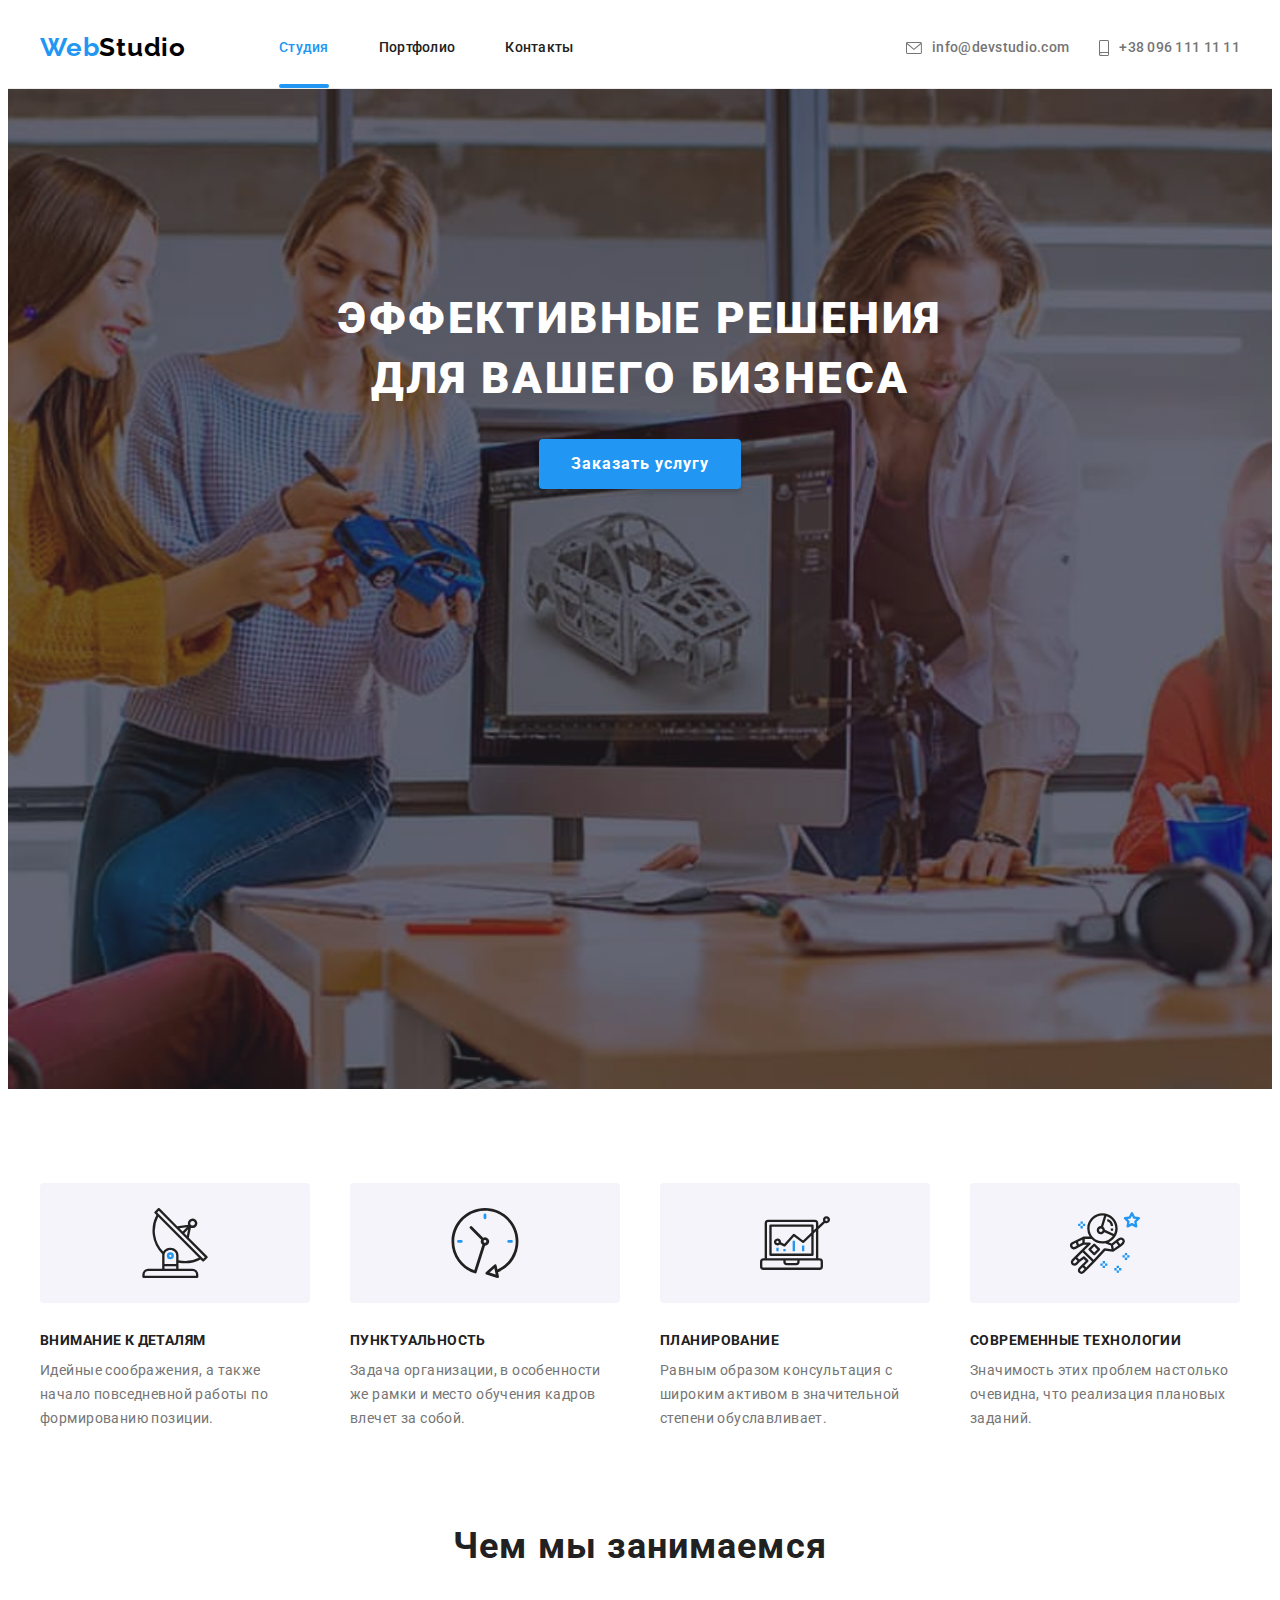
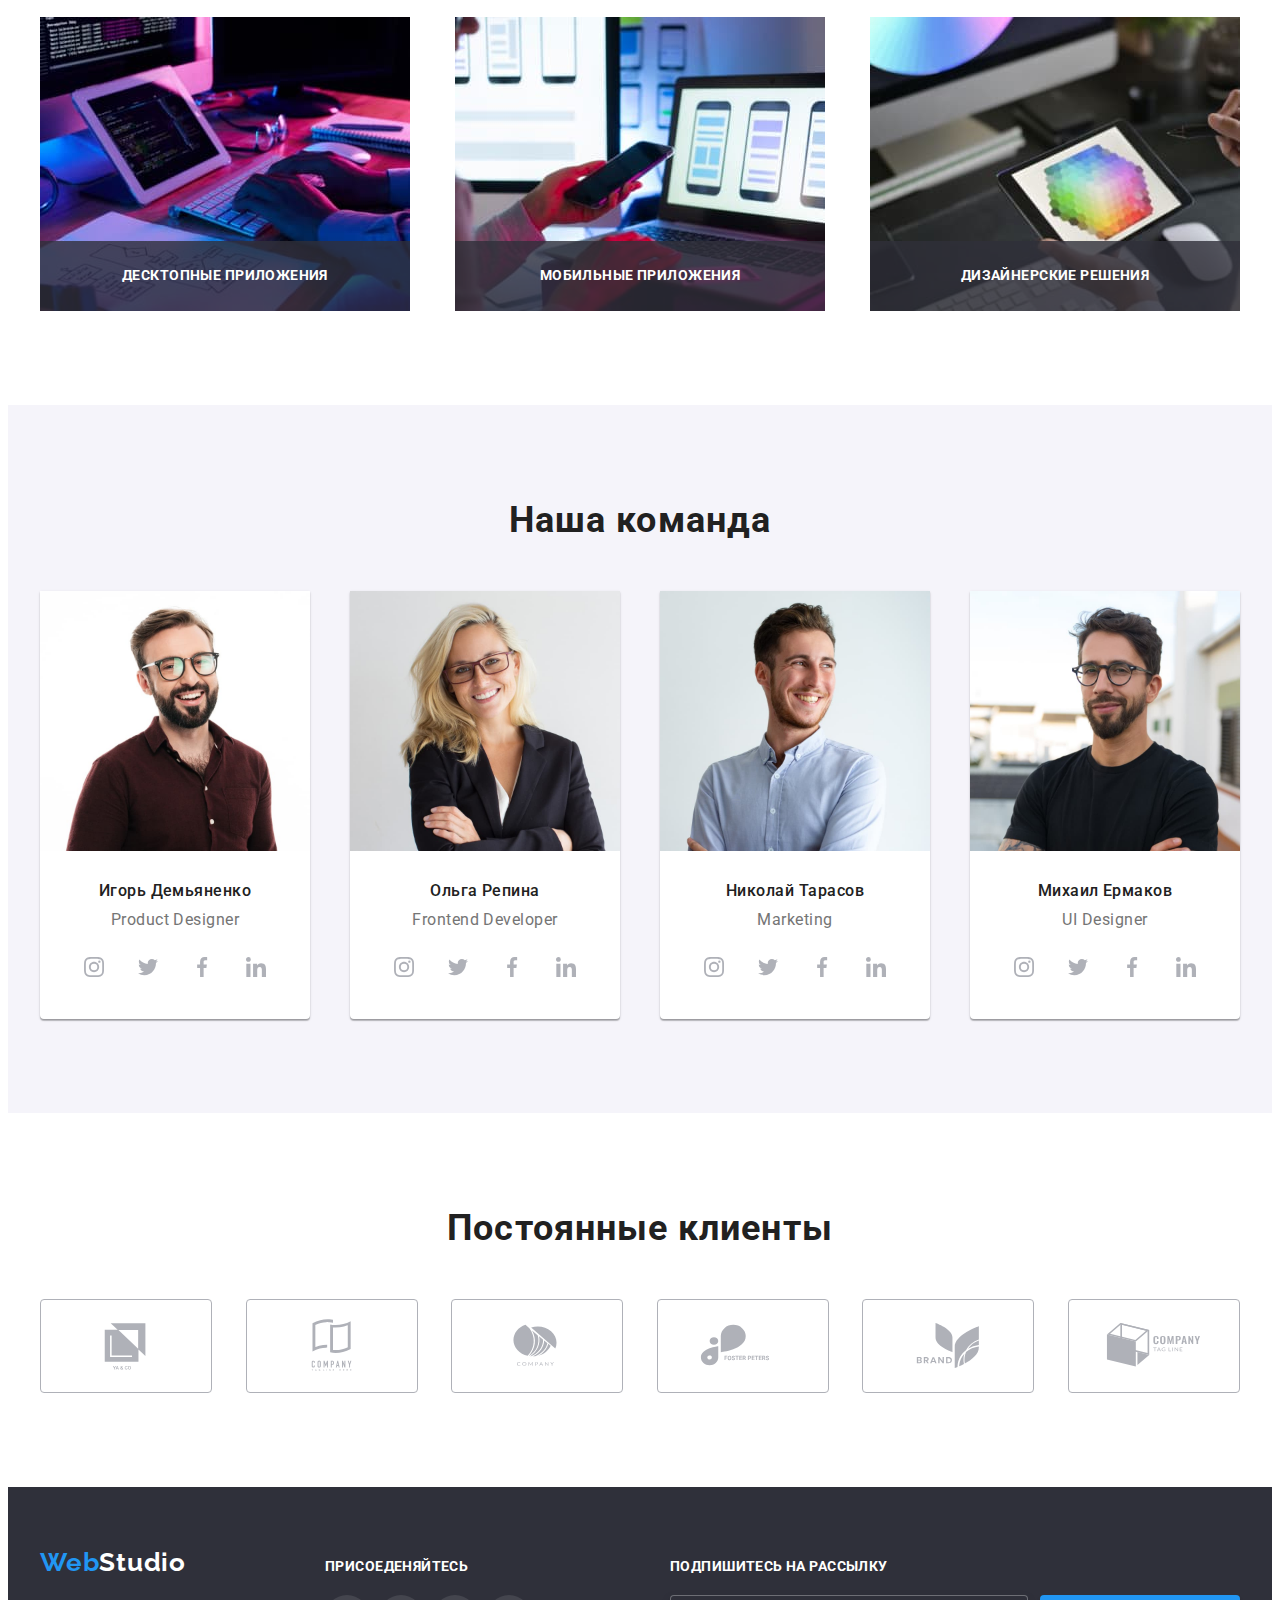
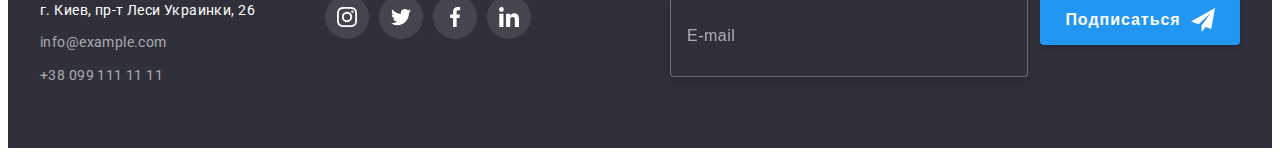
<file: index.html>
<!DOCTYPE html>
<html lang="ru">

<head>
    <meta charset="UTF-8">
    <meta http-equiv="X-UA-Compatible" content="IE=edge">
    <meta name="viewport" content="width=device-width, initial-scale=1.0">
    <title>WebStudio</title>
    <link rel="preconnect" href="https://fonts.googleapis.com">
    <link rel="preconnect" href="https://fonts.gstatic.com" crossorigin>
    <link
        href="https://fonts.googleapis.com/css2?family=Raleway:wght@700&family=Roboto:wght@400;500;700;900&display=swap"
        rel="stylesheet">
    <link rel="stylesheet" href="https://cdnjs.cloudflare.com/ajax/libs/modern-normalize/1.1.0/modern-normalize.min.css"
        integrity="sha512-wpPYUAdjBVSE4KJnH1VR1HeZfpl1ub8YT/NKx4PuQ5NmX2tKuGu6U/JRp5y+Y8XG2tV+wKQpNHVUX03MfMFn9Q=="
        crossorigin="anonymous" referrerpolicy="no-referrer" />

    <link rel="stylesheet" href="styles/styles.css">

</head>

<body>
    <!-- Шапка -->
    <header class="page-header">
        <div class="container header-nav">
            <nav class="page-nav">
                <a href="./index.html" class="header-logo"><span class="logo-first-part">Web</span>Studio</a>

                <ul class="site-nav list">
                    <li class="item"><a href="./index.html" class="link current">Студия</a></li>
                    <li class="item"><a href="./portfolio.html" class="link">Портфолио</a></li>
                    <li class="item"><a href="#main-footer" class="link"> Контакты</a></li>
                </ul>
            </nav>

            <ul class="header-contact list">
                <li class="item">
                    <a href="mailto:info@devstudio.com" class="link mail">
                        <div class="thumb">
                            <svg class="icon" width="16" height="12">
                                <use href="./images/sprite.svg#icon-mail"></use>
                            </svg>
                        </div>
                        info@devstudio.com
                    </a>
                </li>
                <li class=" item">
                    <a href="tel:+380961111111" class="link tel">
                        <div class="thumb">
                            <svg class="icon" width="10" height="16">
                                <use href="./images/sprite.svg#icon-smartphone"></use>
                            </svg>
                        </div>
                        +38 096 111 11 11

                    </a>
                </li>
            </ul>

        </div>
    </header>

    <!-- Тело страницы -->
    <main>
        <!-- Баннер -->
        <section class=" banner">
            <div class="container">
                <h1 class="banner-title">ЭФФЕКТИВНЫЕ РЕШЕНИЯ ДЛЯ ВАШЕГО БИЗНЕСА</h1>
                <button type="button" class="banner-btn" data-modal-open>Заказать услугу</button>
            </div>
        </section>

        <!-- Особенности -->
        <section class="section peculiarities">
            <div class="container">
                <!-- Скрытый заголовок -->
                <h2 class="section-title visually-hidden">ОСОБЕННОСТИ</h2>
                <ul class="peculiarities-list list">
                    <li class="item">
                        <div class="thumb">
                            <svg class="icon" width="70" height="70">
                                <use href="./images/sprite.svg#icon-peculiarities-antenna">
                                </use>
                            </svg>
                        </div>
                        <h3 class="title">Внимание к деталям</h3>
                        <p class="text">Идейные соображения, а также начало повседневной
                            работы по
                            формированию позиции.</p>
                    </li>
                    <li class="item">
                        <div class="thumb">
                            <svg class="icon" width="70" height="70">
                                <use href="./images/sprite.svg#icon-peculiarities-clock">
                                </use>
                            </svg>
                        </div>
                        <h3 class="title">ПУНКТУАЛЬНОСТЬ</h3>
                        <p class="text">Задача организации, в особенности же рамки и место
                            обучения
                            кадров влечет за собой.</p>
                    </li>
                    <li class="item">
                        <div class="thumb">
                            <svg class="icon" width="70" height="70">
                                <use href="./images/sprite.svg#icon-peculiarities-diagram">
                                </use>
                            </svg>
                        </div>
                        <h3 class="title">ПЛАНИРОВАНИЕ</h3>
                        <p class="text">Равным образом консультация с широким активом в
                            значительной
                            степени обуславливает.</p>
                    </li>
                    <li class="item">
                        <div class="thumb">
                            <svg class="icon" width="70" height="70">
                                <use href="./images/sprite.svg#icon-peculiarities-astronaut">
                                </use>
                            </svg>
                        </div>
                        <h3 class="title">СОВРЕМЕННЫЕ ТЕХНОЛОГИИ</h3>
                        <p class="text">Значимость этих проблем настолько очевидна, что
                            реализация
                            плановых заданий.</p>
                    </li>

                </ul>
            </div>
        </section>

        <!-- Чем мы занимаемся -->
        <section class="section work">
            <div class="container">
                <h2 class="section-title">Чем мы занимаемся</h2>
                <ul class="work-list list">

                    <li class="item">
                        <img src="./images/box1.jpg" alt="Написание веб сайтов" width="370" height="294">
                        <div class="title">
                            <p class="title-text">ДЕСКТОПНЫЕ ПРИЛОЖЕНИЯ</p>
                        </div>
                    </li>

                    <li class="item">
                        <img src="./images/box2.jpg" alt="Написание прложений" width="370" height="294">
                        <div class="title">
                            <p class="title-text">МОБИЛЬНЫЕ ПРИЛОЖЕНИЯ</p>
                        </div>
                    </li>

                    <li class="item">
                        <img src="./images/box3.jpg" alt="Дизайн" width="370" height="294">
                        <div class="title">
                            <p class="title-text">ДИЗАЙНЕРСКИЕ РЕШЕНИЯ</p>
                        </div>
                    </li>

                </ul>
            </div>
        </section>

        <!-- Наша команда -->
        <section class=" section team">
            <div class="container">
                <h2 class="section-title">Наша команда</h2>
                <ul class="team-list list">
                    <li class="item">
                        <img src="./images/person1.jpg" class="img" alt="Сотрудник" width="270" height="260">
                        <h3 class="title">Игорь Демьяненко</h3>
                        <p class="text" lang="en">Product Designer</p>
                        <div class="team-social">
                            <ul class="team-social-links list">
                                <li class="item">
                                    <a href="https://www.instagram.com/" target="_blank" class="link">
                                        <div class="thumb">
                                            <svg class="icon" width="20" height="20">
                                                <use href="./images/sprite.svg#icon-social-logo-instagram">
                                                </use>
                                            </svg>
                                        </div>
                                    </a>
                                </li>
                                <li class="item">
                                    <a href="https://twitter.com/" target="_blank" class="link">
                                        <div class="thumb">
                                            <svg class="icon" width="20" height="20">
                                                <use href="./images/sprite.svg#icon-social-logo-twitter">
                                                </use>
                                            </svg>
                                        </div>
                                    </a>
                                </li>
                                <li class="item">
                                    <a href="https://www.facebook.com/" target="_blank" class="link">
                                        <div class="thumb">
                                            <svg class="icon" width="20" height="20">
                                                <use href="./images/sprite.svg#icon-social-logo-facebook">
                                                </use>
                                            </svg>
                                        </div>
                                    </a>
                                </li>
                                <li class="item">
                                    <a href="https://www.linkedin.com/" target="_blank" class="link">
                                        <div class="thumb">
                                            <svg class="icon" width="20" height="20">
                                                <use href="./images/sprite.svg#icon-social-logo-linkedin">
                                                </use>
                                            </svg>
                                        </div>
                                    </a>
                                </li>

                            </ul>
                        </div>
                    </li>
                    <li class="item">
                        <img src="./images/person2.jpg" class="img" alt="Сотрудник" width="270" height="260">
                        <h3 class="title">Ольга Репина</h3>
                        <p class="text" lang="en">Frontend Developer</p>
                        <div class="team-social">
                            <ul class="team-social-links list">
                                <li class="item">
                                    <a href="https://www.instagram.com/" target="_blank" class="link">
                                        <div class="thumb">
                                            <svg class="icon" width="20" height="20">
                                                <use href="./images/sprite.svg#icon-social-logo-instagram">
                                                </use>
                                            </svg>
                                        </div>
                                    </a>
                                </li>
                                <li class="item">
                                    <a href="https://twitter.com/" target="_blank" class="link">
                                        <div class="thumb">
                                            <svg class="icon" width="20" height="20">
                                                <use href="./images/sprite.svg#icon-social-logo-twitter">
                                                </use>
                                            </svg>
                                        </div>
                                    </a>
                                </li>
                                <li class="item">
                                    <a href="https://www.facebook.com/" target="_blank" class="link">
                                        <div class="thumb">
                                            <svg class="icon" width="20" height="20">
                                                <use href="./images/sprite.svg#icon-social-logo-facebook">
                                                </use>
                                            </svg>
                                        </div>
                                    </a>
                                </li>
                                <li class="item">
                                    <a href="https://www.linkedin.com/" target="_blank" class="link">
                                        <div class="thumb">
                                            <svg class="icon" width="20" height="20">
                                                <use href="./images/sprite.svg#icon-social-logo-linkedin">
                                                </use>
                                            </svg>
                                        </div>
                                    </a>
                                </li>

                            </ul>
                        </div>
                    </li>
                    <li class="item">
                        <img src="./images/person3.jpg" class="img" alt="Сотрудник" width="270" height="260">
                        <h3 class="title">Николай Тарасов</h3>
                        <p class="text" lang="en">Marketing</p>
                        <div class="team-social">
                            <ul class="team-social-links list">
                                <li class="item">
                                    <a href="https://www.instagram.com/" target="_blank" class="link">
                                        <div class="thumb">
                                            <svg class="icon" width="20" height="20">
                                                <use href="./images/sprite.svg#icon-social-logo-instagram">
                                                </use>
                                            </svg>
                                        </div>
                                    </a>
                                </li>
                                <li class="item">
                                    <a href="https://twitter.com/" target="_blank" class="link">
                                        <div class="thumb">
                                            <svg class="icon" width="20" height="20">
                                                <use href="./images/sprite.svg#icon-social-logo-twitter">
                                                </use>
                                            </svg>
                                        </div>
                                    </a>
                                </li>
                                <li class="item">
                                    <a href="https://www.facebook.com/" target="_blank" class="link">
                                        <div class="thumb">
                                            <svg class="icon" width="20" height="20">
                                                <use href="./images/sprite.svg#icon-social-logo-facebook">
                                                </use>
                                            </svg>
                                        </div>
                                    </a>
                                </li>
                                <li class="item">
                                    <a href="https://www.linkedin.com/" target="_blank" class="link">
                                        <div class="thumb">
                                            <svg class="icon" width="20" height="20">
                                                <use href="./images/sprite.svg#icon-social-logo-linkedin">
                                                </use>
                                            </svg>
                                        </div>
                                    </a>
                                </li>

                            </ul>
                        </div>
                    </li>
                    <li class="item">
                        <img src="./images/person4.jpg" class="img" alt="Сотрудник" width="270" height="260">
                        <h3 class="title">Михаил Ермаков</h3>
                        <p class="text" lang="en">UI Designer</p>
                        <div class="team-social">
                            <ul class="team-social-links list">
                                <li class="item">
                                    <a href="https://www.instagram.com/" target="_blank" class="link">
                                        <div class="thumb">
                                            <svg class="icon" width="20" height="20">
                                                <use href="./images/sprite.svg#icon-social-logo-instagram">
                                                </use>
                                            </svg>
                                        </div>
                                    </a>
                                </li>
                                <li class="item">
                                    <a href="https://twitter.com/" target="_blank" class="link">
                                        <div class="thumb">
                                            <svg class="icon" width="20" height="20">
                                                <use href="./images/sprite.svg#icon-social-logo-twitter">
                                                </use>
                                            </svg>
                                        </div>
                                    </a>
                                </li>
                                <li class="item">
                                    <a href="https://www.facebook.com/" target="_blank" class="link">
                                        <div class="thumb">
                                            <svg class="icon" width="20" height="20">
                                                <use href="./images/sprite.svg#icon-social-logo-facebook">
                                                </use>
                                            </svg>
                                        </div>
                                    </a>
                                </li>
                                <li class="item">
                                    <a href="https://www.linkedin.com/" target="_blank" class="link">
                                        <div class="thumb">
                                            <svg class="icon" width="20" height="20">
                                                <use href="./images/sprite.svg#icon-social-logo-linkedin">
                                                </use>
                                            </svg>
                                        </div>
                                    </a>
                                </li>

                            </ul>
                        </div>
                    </li>
                </ul>
            </div>
        </section>

        <!-- Постоенные клиенты -->
        <section class="section client">
            <div class="container">
                <h2 class="section-title">Постоянные клиенты</h2>
                <ul class="client-list list">
                    <li class="item">
                        <div class="thumb">
                            <svg class="icon" width="106" height="60">
                                <use href="./images/sprite.svg#icon-client-logo1"></use>
                            </svg>
                        </div>
                    </li>
                    <li class="item">
                        <div class="thumb">
                            <svg class="icon" width="106" height="60">
                                <use href="./images/sprite.svg#icon-client-logo2"></use>
                            </svg>
                        </div>
                    </li>
                    <li class="item">
                        <div class="thumb">
                            <svg class="icon" width="106" height="60">
                                <use href="./images/sprite.svg#icon-client-logo3"></use>
                            </svg>
                        </div>
                    </li>
                    <li class="item">
                        <div class="thumb">
                            <svg class="icon" width="106" height="60">
                                <use href="./images/sprite.svg#icon-client-logo4"></use>
                            </svg>
                        </div>
                    </li>
                    <li class="item">
                        <div class="thumb">
                            <svg class="icon" width="106" height="60">
                                <use href="./images/sprite.svg#icon-client-logo5"></use>
                            </svg>
                        </div>
                    </li>
                    <li class="item">
                        <div class="thumb">
                            <svg class="icon" width="106" height="60">
                                <use href="./images/sprite.svg#icon-client-logo6"></use>
                            </svg>
                        </div>
                    </li>
                </ul>
            </div>
        </section>
    </main>

    <!-- Футтер -->
    <footer class="page-footer" id="main-footer">
        <div class="container footer">
            <div>
                <a href="./index.html" class="footer-logo"><span class="logo-first-part">Web</span>Studio</a>

                <address>
                    <ul class="footer-contact list">
                        <li>
                            <p class="footer-adress">г. Киев, пр-т Леси Украинки, 26</p>
                        </li>
                        <li><a href="mailto:info@example.com" class="link mail">info@example.com</a></li>
                        <li><a href="tel:+380991111111" class="link tel">+38 099 111 11
                                11</a></li>
                    </ul>
                </address>
            </div>
            <div class="footer-connect">
                <p class="title">ПРИСОЕДЕНЯЙТЕСЬ</p>
                <div class="connect">
                    <ul class="connect-social-links list">
                        <li class="item">
                            <a href="https://www.instagram.com/" target="_blank" class="link">
                                <div class="thumb">
                                    <svg class="icon" width="20" height="20">
                                        <use href="./images/sprite.svg#icon-social-logo-instagram">
                                        </use>
                                    </svg>
                                </div>
                            </a>
                        </li>
                        <li class="item">
                            <a href="https://twitter.com/" target="_blank" class="link">
                                <div class="thumb">
                                    <svg class="icon" width="20" height="20">
                                        <use href="./images/sprite.svg#icon-social-logo-twitter">
                                        </use>
                                    </svg>
                                </div>
                            </a>
                        </li>
                        <li class="item">
                            <a href="https://www.facebook.com/" target="_blank" class="link">
                                <div class="thumb">
                                    <svg class="icon" width="20" height="20">
                                        <use href="./images/sprite.svg#icon-social-logo-facebook">
                                        </use>
                                    </svg>
                                </div>
                            </a>
                        </li>
                        <li class="item">
                            <a href="https://www.linkedin.com/" target="_blank" class="link">
                                <div class="thumb">
                                    <svg class="icon" width="20" height="20">
                                        <use href="./images/sprite.svg#icon-social-logo-linkedin">
                                        </use>
                                    </svg>
                                </div>
                            </a>
                        </li>


                    </ul>
                </div>

            </div>
            <div class="footer-subscribe">
                <p class="title">Подпишитесь на рассылку</p>
                <form class="mail-block">
                    <input type="email" name="mail" placeholder="E-mail" class="mail-input">
                    <button type="submit" class="btn">
                        Подписаться
                        <svg class="icon" width="24px" height="24px">
                            <use href="./images/icon.svg#icon-icon-send"></use>
                        </svg>
                    </button>
                </form>

            </div>
        </div>

    </footer>

    <!-- модальное окно "заказать услугу" -->
    <div class="backdrop is-hidden" data-modal>
        <div class="modal">
            <button type="button" class="close-btn" data-modal-close>
                <svg class="icon" width="18px" height="18px">
                    <use href="./images/icon.svg#icon-close-modal"></use>
                </svg>
            </button>

            <p class="modal-title">Оставьте свои данные, мы вам перезвоним</p>

            <form class="modal-form">

                <div class="form-field">
                    <label for="name" class="label">Имя</label>
                    <div class="thumb">
                        <input type="text" name="name" id="name" autocomplete="off" class="input">
                        <svg class="icon" width="18px" height="18px">
                            <use href="./images/icon.svg#icon-person"></use>
                        </svg>
                    </div>
                </div>

                <div class="form-field">
                    <label for="tel" class="label">Телефон</label>
                    <div class="thumb">
                        <input type="tel" name="tel" id="tel" autocomplete="off" class="input">
                        <svg class="icon" width="18px" height="18px">
                            <use href="./images/icon.svg#icon-phone"></use>
                        </svg>
                    </div>
                </div>

                <div class="form-field">
                    <label for="mail" class="label">Почта</label>
                    <div class="thumb">
                        <input type="email" name="mail" id="mail" autocomplete="off" class="input">
                        <svg class="icon" width="18px" height="18px">
                            <use href="./images/icon.svg#icon-email"></use>
                        </svg>
                    </div>
                </div>

                <div class="form-field">

                    <label for="comment" class="label">Комментарий</label>
                    <textarea name="comment" id="comment" class="comment input" placeholder="Введите текст"></textarea>

                </div>



                <div class="newsletter">
                    <label class="label">
                        <input type="checkbox" name="newsletter" id="newsletter" class="checkbox">
                        <span class="icon"></span>
                        Соглашаюсь с рассылкой и принимаю&nbsp;<a href="#" class="link">Условия договора</a>
                    </label>

                </div>

                <button type="submit" class="submit-btn">Отправить</button>

            </form>
        </div>

    </div>

    <script src="./js/modal.js"></script>
</body>

</html>
</file>
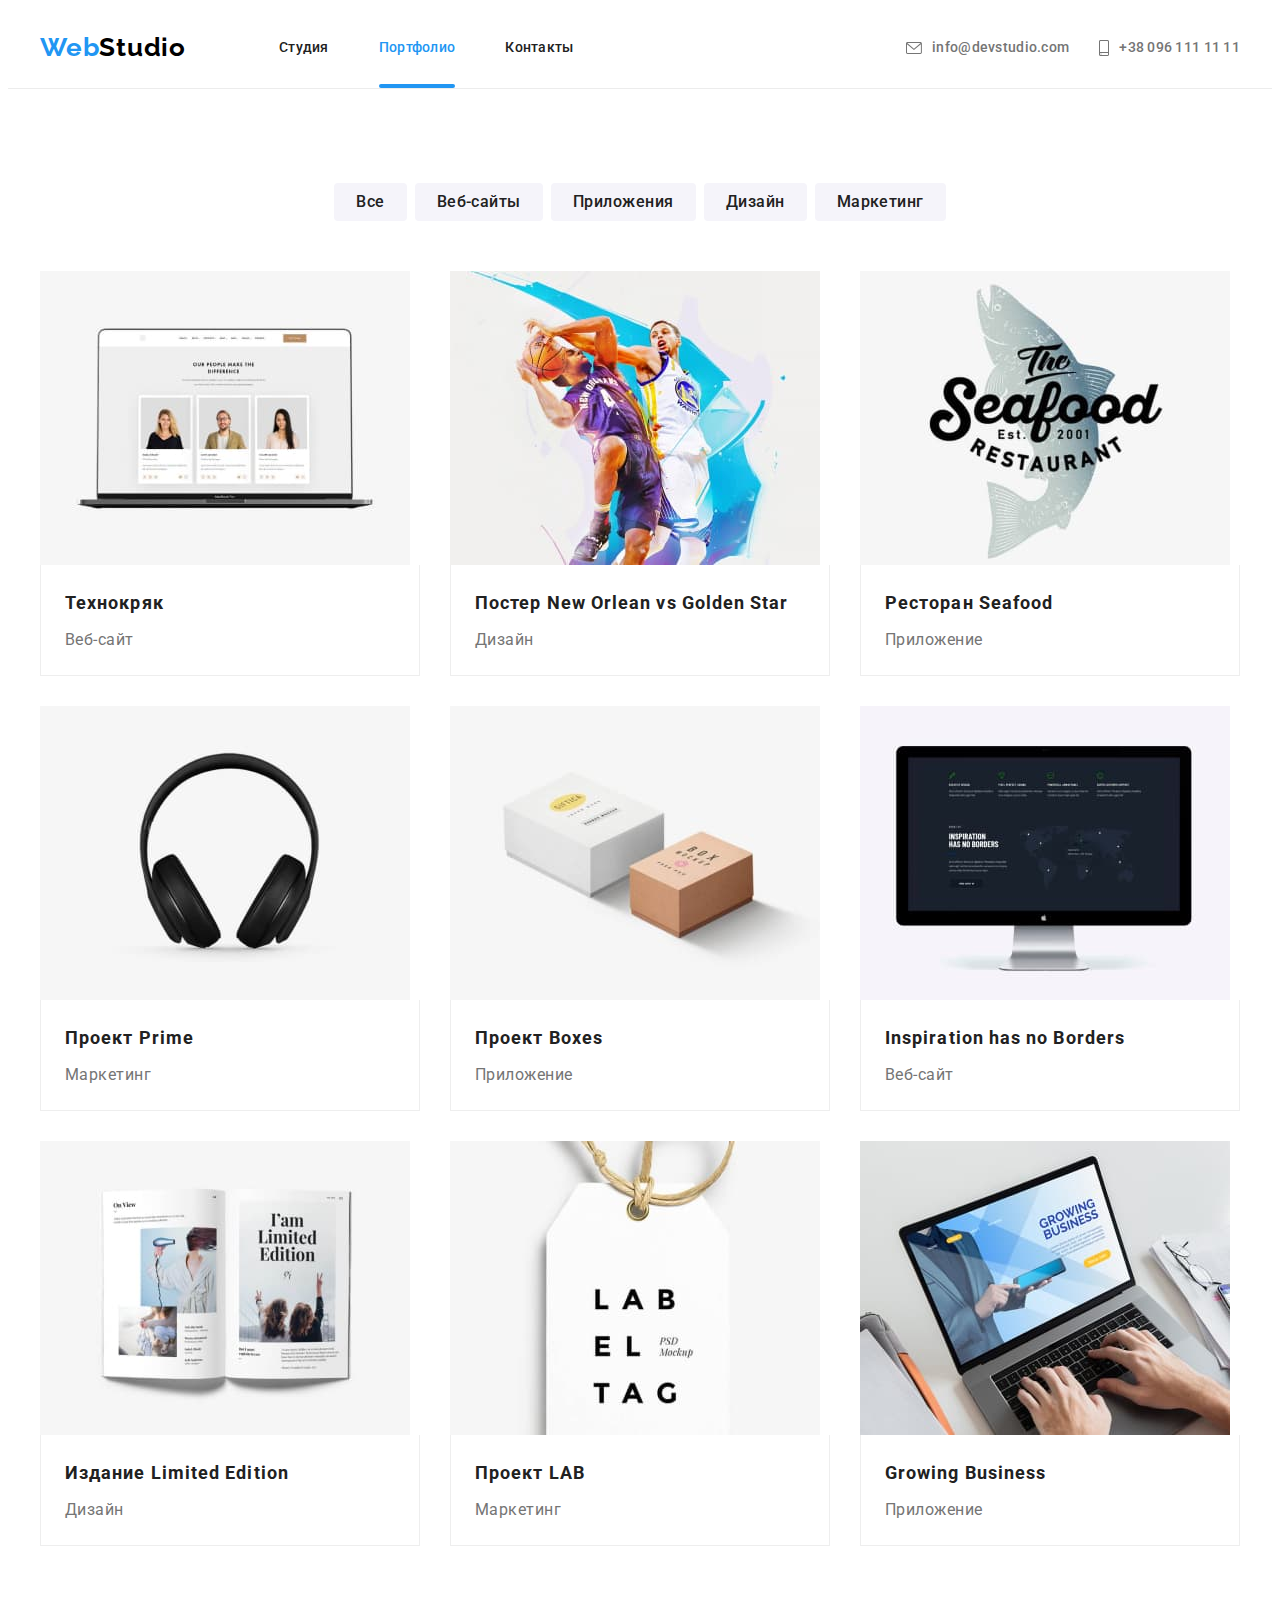
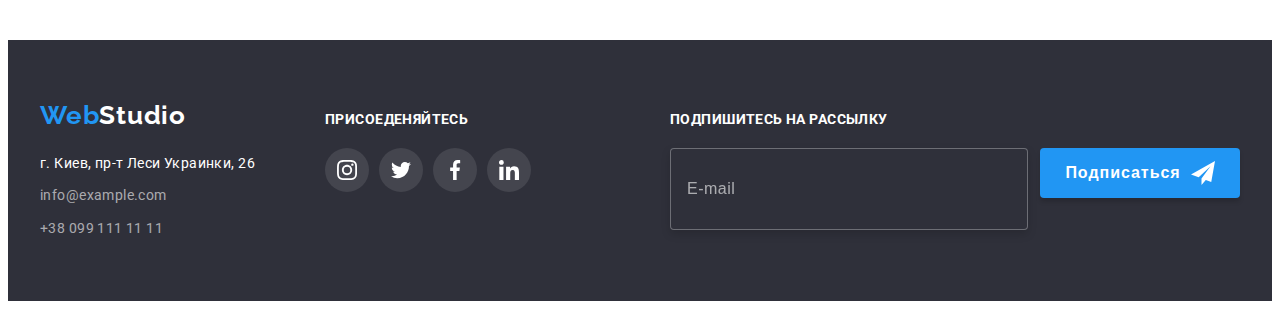
<file: portfolio.html>
<!DOCTYPE html>
<html lang="ru">

<head>
    <meta charset="UTF-8">
    <meta http-equiv="X-UA-Compatible" content="IE=edge">
    <meta name="viewport" content="width=device-width, initial-scale=1.0">
    <title>WebStudio</title>
    <link rel="preconnect" href="https://fonts.googleapis.com">
    <link rel="preconnect" href="https://fonts.gstatic.com" crossorigin>
    <link
        href="https://fonts.googleapis.com/css2?family=Raleway:wght@700&family=Roboto:wght@400;500;700;900&display=swap"
        rel="stylesheet">
    <link rel="stylesheet" href="https://cdnjs.cloudflare.com/ajax/libs/modern-normalize/1.1.0/modern-normalize.min.css"
        integrity="sha512-wpPYUAdjBVSE4KJnH1VR1HeZfpl1ub8YT/NKx4PuQ5NmX2tKuGu6U/JRp5y+Y8XG2tV+wKQpNHVUX03MfMFn9Q=="
        crossorigin="anonymous" referrerpolicy="no-referrer" />

    <link rel="stylesheet" href="styles/styles.css">
</head>

<body>
    <!-- Шапка -->
    <header class="page-header">
        <div class="container header-nav">
            <nav class="page-nav">
                <a href="./index.html" class="header-logo"><span class="logo-first-part">Web</span>Studio</a>

                <ul class="site-nav list">
                    <li class="item"><a href="./index.html" class="link">Студия</a></li>
                    <li class="item"><a href="./portfolio.html" class="link current">Портфолио</a></li>
                    <li class="item"><a href="#portfolio-footer" class="link"> Контакты</a></li>
                </ul>
            </nav>

            <ul class="header-contact list">
                <li class="item">
                    <a href="mailto:info@devstudio.com" class="link mail">
                        <div class="thumb">
                            <svg class="icon" width="16" height="12">
                                <use href="./images/sprite.svg#icon-mail"></use>
                            </svg>
                        </div>
                        info@devstudio.com
                    </a>
                </li>
                <li class=" item">
                    <a href="tel:+380961111111" class="link tel">
                        <div class="thumb">
                            <svg class="icon" width="10" height="16">
                                <use href="./images/sprite.svg#icon-smartphone"></use>
                            </svg>
                        </div>
                        +38 096 111 11 11

                    </a>
                </li>
            </ul>
        </div>
    </header>

    <!-- Тело страницы -->
    <main>
        <section class="portfolio">
            <div class="container">
                <!-- Скрытый заголовок -->
                <h1 class="visually-hidden">Портофолио</h1>
                <ul class="portfolio-filter list">
                    <li class="item"><button type="button" class="btn">Все</button></li>
                    <li class="item"><button type="button" class="btn">Веб-сайты</button></li>
                    <li class="item"><button type="button" class="btn">Приложения</button></li>
                    <li class="item"><button type="button" class="btn">Дизайн</button></li>
                    <li class="item"><button type="button" class="btn">Маркетинг</button></li>
                </ul>

                <div>
                    <ul class="portfolio-project list">
                        <li class="item">
                            <a href="" class="link">
                                <div class="card-img">
                                    <img src="./images/portfolio-img/portfolio-project-1.jpg" class="img"
                                        alt="Ноутбук с изображением веб-сайта" width="370" height="294">
                                    <div class="hover-thumb">
                                        <p class="hover-text">Ресурс предлагает комплексные предложения с
                                            разным уровнем функционала и сервисов. Все это позволит посетителю получить
                                            исчерпывающие сведения о компании или частном лице.</p>
                                    </div>
                                </div>
                                <div class="img-sign">
                                    <h2 class="title">Технокряк</h2>
                                    <p class="text">Веб-сайт</p>
                                </div>
                            </a>
                        </li>
                        <li class="item">
                            <a href="" class="link">
                                <div class="card-img">
                                    <img src="./images/portfolio-img/portfolio-project-2.jpg" class="img"
                                        alt="Два баскетболиста" width="370" height="294">
                                    <div class="hover-thumb">
                                        <p class="hover-text">Ресурс предлагает комплексные предложения с
                                            разным уровнем функционала и сервисов. Все это позволит посетителю получить
                                            исчерпывающие сведения о компании или частном лице.</p>
                                    </div>
                                </div>
                                <div class="img-sign">
                                    <h2 class="title">Постер New Orlean vs Golden Star</h2>
                                    <p class="text">Дизайн</p>
                                </div>
                            </a>
                        </li>
                        <li class="item">
                            <a href="" class="link">
                                <div class="card-img">
                                    <img src=" ./images/portfolio-img/portfolio-project-3.jpg" class="img"
                                        alt="Рыба с логотипом компании" width="370" height="294">
                                    <div class="hover-thumb">
                                        <p class="hover-text">Ресурс предлагает комплексные предложения с
                                            разным уровнем функционала и сервисов. Все это позволит посетителю получить
                                            исчерпывающие сведения о компании или частном лице.</p>
                                    </div>
                                </div>

                                <div class="img-sign">
                                    <h2 class="title">Ресторан Seafood</h2>
                                    <p class="text">Приложение</p>
                                </div>
                            </a>
                        </li>
                        <li class="item">
                            <a href="" class="link">
                                <div class="card-img">
                                    <img src=" ./images/portfolio-img/portfolio-project-4.jpg" class="img"
                                        alt="Черные наушники" width="370" height="294">
                                    <div class="hover-thumb">
                                        <p class="hover-text">Ресурс предлагает комплексные предложения с
                                            разным уровнем функционала и сервисов. Все это позволит посетителю получить
                                            исчерпывающие сведения о компании или частном лице.</p>
                                    </div>
                                </div>

                                <div class="img-sign">
                                    <h2 class="title">Проект Prime</h2>
                                    <p class="text">Маркетинг</p>
                                </div>
                            </a>
                        </li>
                        <li class="item">
                            <a href="" class="link">
                                <div class="card-img">
                                    <img src=" ./images/portfolio-img/portfolio-project-5.jpg" class="img"
                                        alt="Две коробки" width="370" height="294">
                                    <div class="hover-thumb">
                                        <p class="hover-text">Ресурс предлагает комплексные предложения с
                                            разным уровнем функционала и сервисов. Все это позволит посетителю получить
                                            исчерпывающие сведения о компании или частном лице.</p>
                                    </div>
                                </div>

                                <div class="img-sign">
                                    <h2 class="title">Проект Boxes</h2>
                                    <p class="text">Приложение</p>
                                </div>
                            </a>
                        </li>
                        <li class="item">
                            <a href="" class="link">
                                <div class="card-img">
                                    <img src=" ./images/portfolio-img/portfolio-project-6.jpg" class="img"
                                        alt="Монитор с изображением веб-сайта" width="370" height="294">
                                    <div class="hover-thumb">
                                        <p class="hover-text">Ресурс предлагает комплексные предложения с
                                            разным уровнем функционала и сервисов. Все это позволит посетителю получить
                                            исчерпывающие сведения о компании или частном лице.</p>
                                    </div>
                                </div>


                                <div class="img-sign">
                                    <h2 class="title">Inspiration has no Borders</h2>
                                    <p class="text">Веб-сайт</p>
                                </div>
                            </a>
                        </li>
                        <li class="item">
                            <a href="" class="link">
                                <div class="card-img">
                                    <img src=" ./images/portfolio-img/portfolio-project-7.jpg" class="img"
                                        alt="Развернутая книга" width="370" height="294">
                                    <div class="hover-thumb">
                                        <p class="hover-text">Ресурс предлагает комплексные предложения с
                                            разным уровнем функционала и сервисов. Все это позволит посетителю получить
                                            исчерпывающие сведения о компании или частном лице.</p>
                                    </div>
                                </div>

                                <div class="img-sign">
                                    <h2 class="title">Издание Limited Edition</h2>
                                    <p class="text">Дизайн</p>
                                </div>
                            </a>
                        </li>
                        <li class="item">
                            <a href="" class="link">
                                <div class="card-img">
                                    <img src=" ./images/portfolio-img/portfolio-project-8.jpg" class="img"
                                        alt="Ярлычок с логотипом" width="370" height="294">
                                    <div class="hover-thumb">
                                        <p class="hover-text">Ресурс предлагает комплексные предложения с
                                            разным уровнем функционала и сервисов. Все это позволит посетителю получить
                                            исчерпывающие сведения о компании или частном лице.</p>
                                    </div>
                                </div>

                                <div class="img-sign">
                                    <h2 class="title">Проект LAB</h2>
                                    <p class="text">Маркетинг</p>
                                </div>
                            </a>
                        </li>
                        <li class="item">
                            <a href="" class="link">
                                <div class="card-img">
                                    <img src=" ./images/portfolio-img/portfolio-project-9.jpg" class="img"
                                        alt="Ноутбук с изображением телефона" width="370" height="294">
                                    <div class="hover-thumb">
                                        <p class="hover-text">Ресурс предлагает комплексные предложения с
                                            разным уровнем функционала и сервисов. Все это позволит посетителю получить
                                            исчерпывающие сведения о компании или частном лице.</p>
                                    </div>
                                </div>

                                <div class="img-sign">
                                    <h2 class="title">Growing Business</h2>
                                    <p class="text">Приложение</p>
                                </div>
                            </a>
                        </li>

                    </ul>
                </div>
            </div>
        </section>
    </main>

    <!-- Футтер -->
    <footer class="page-footer" id="portfolio-footer">
        <div class="container footer">
            <div>
                <a href="./index.html" class="footer-logo"><span class="logo-first-part">Web</span>Studio</a>

                <address>
                    <ul class="footer-contact list">
                        <li>
                            <p class="footer-adress">г. Киев, пр-т Леси Украинки, 26</p>
                        </li>
                        <li><a href="mailto:info@example.com" class="link mail">info@example.com</a></li>
                        <li><a href="tel:+380991111111" class="link tel">+38 099 111 11
                                11</a></li>
                    </ul>
                </address>
            </div>
            <div class="footer-connect">
                <p class="title">ПРИСОЕДЕНЯЙТЕСЬ</p>
                <div class="connect">
                    <ul class="connect-social-links list">
                        <li class="item">
                            <a href="https://www.instagram.com/" target="_blank" class="link">
                                <div class="thumb">
                                    <svg class="icon" width="20" height="20">
                                        <use href="./images/sprite.svg#icon-social-logo-instagram">
                                        </use>
                                    </svg>
                                </div>
                            </a>
                        </li>
                        <li class="item">
                            <a href="https://twitter.com/" target="_blank" class="link">
                                <div class="thumb">
                                    <svg class="icon" width="20" height="20">
                                        <use href="./images/sprite.svg#icon-social-logo-twitter">
                                        </use>
                                    </svg>
                                </div>
                            </a>
                        </li>
                        <li class="item">
                            <a href="https://www.facebook.com/" target="_blank" class="link">
                                <div class="thumb">
                                    <svg class="icon" width="20" height="20">
                                        <use href="./images/sprite.svg#icon-social-logo-facebook">
                                        </use>
                                    </svg>
                                </div>
                            </a>
                        </li>
                        <li class="item">
                            <a href="https://www.linkedin.com/" target="_blank" class="link">
                                <div class="thumb">
                                    <svg class="icon" width="20" height="20">
                                        <use href="./images/sprite.svg#icon-social-logo-linkedin">
                                        </use>
                                    </svg>
                                </div>
                            </a>
                        </li>


                    </ul>
                </div>

            </div>
            <div class="footer-subscribe">
                <p class="title">Подпишитесь на рассылку</p>
                <form class="mail-block">
                    <input type="email" name="mail" placeholder="E-mail" class="mail-input">
                    <button type="submit" class="btn">
                        Подписаться
                        <svg class="icon" width="24px" height="24px">
                            <use href="./images/icon.svg#icon-icon-send"></use>
                        </svg>
                    </button>
                </form>

            </div>
        </div>

    </footer>
</body>

</html>
</file>
<file: styles/styles.css>
:root {
  --text-primary-black-color: #212121;
  --text-second-black-color: #757575;
  --text-third-white-color: #ffffff;

  --focus-color: #2196f3;
  --focus-second-color: #188ce8; /* focus кнопки на баннере */

  --text-logo-black-color: #000000;
  --text-contact-footer-white-color: rgba(255, 255, 255, 0.6); /* tel и mail в футере */

  --background-primary-color: #ffffff;
  --background-second-color: #2f303a;
  --background-third-color: #f5f4fa;
  --background-connect-social-link-color: rgba(255, 255, 255, 0.1);
  --background-worklist-title-color: rgba(47, 48, 58, 0.8);
  --backround-portfolio-card-hover: rgba(33, 150, 243, 0.9);

  --gradient-banner: rgba(47, 48, 58, 0.4);

  --border-header-line: #ececec;
  --border-portfolio-card: #eeeeee;
  --border-client-color: #afb1b8;
  --border-modalclose-color: rgba(0, 0, 0, 0.1);

  --shadow-main-button: rgba(0, 0, 0, 0.15);
  --shadow-team-item-card: 0px 1px 3px rgba(0, 0, 0, 0.12), 0px 1px 1px rgba(0, 0, 0, 0.14),
    0px 2px 1px rgba(0, 0, 0, 0.2);
  --shadow-portfolio-filter: 0px 3px 1px rgba(0, 0, 0, 0.1), 0px 1px 2px rgba(0, 0, 0, 0.08),
    0px 2px 2px rgba(0, 0, 0, 0.12);
  --shadow-portfiolio-card-focus: 0px 1px 1px rgba(0, 0, 0, 0.12), 0px 4px 4px rgba(0, 0, 0, 0.06),
    1px 4px 6px rgba(0, 0, 0, 0.16);
}

/* 
font-family: 'Raleway', sans-serif;
font-family: 'Roboto', sans-serif; 
*/

.list {
  list-style: none;
  padding: 0;
  margin: 0;
}

h1,
h2,
h3,
p {
  margin-top: 0;
  margin-bottom: 0;
}
img {
  display: block;
  max-width: 100%;
  height: auto;
}

.container {
  margin-left: auto;
  margin-right: auto;
  width: 1200px;
  padding-left: 15px;
  padding-right: 15px;
}

body {
  background: var(--background-primary-color);
  color: var(--text-primary-black-color);
  font-family: 'Roboto', sans-serif;

  /* padding-top: 80px; */
}

/* header */
.page-header {
  border-bottom: 1px solid var(--border-header-line);

  /* фиксируем header */
  /* position: fixed;
  width: 100%;
  min-height: 80px;
  top: 0;
  left: 0;
  background-color: var(--background-primary-color);

  z-index: 2; */
}

.header-nav {
  display: flex;
  align-items: center;
}

.page-nav {
  display: flex;
  align-items: center;
}

/* header logo */
.header-logo {
  text-decoration: none;
  color: var(--text-logo-black-color);
  font-family: 'Raleway', sans-serif;
  font-weight: 700;
  font-size: 26px;
  line-height: 1.2;
  letter-spacing: 0.03em;

  display: inline-block;

  padding-top: 24px;
  padding-bottom: 25px;
  margin-right: 93px;
}

.logo-first-part {
  color: var(--focus-color);
}

/* header link navigation */
.site-nav {
  display: flex;
  position: relative;
}

.site-nav .item:not(:last-child) {
  margin-right: 50px;
}

.site-nav .link {
  position: relative;
  display: block;
  padding-top: 32px;
  padding-bottom: 32px;

  text-decoration: none;
  color: var(--text-primary-black-color);

  font-weight: 500;
  font-size: 14px;
  line-height: 1.14;
  letter-spacing: 0.02em;

  transition: color 250ms cubic-bezier(0.4, 0, 0.2, 1);
}

.site-nav .link.current::after {
  display: inline-block;
  position: absolute;
  content: '';
  width: 100%;
  height: 4px;

  bottom: 0;
  left: 0;
  background-color: var(--focus-color);
  border-radius: 2px;

  animation: animation 750ms linear;
}

@keyframes animation {
  10%,
  90% {
    transform: translateX(-1px);
  }

  20%,
  80% {
    transform: translateX(2px);
  }

  30%,
  50%,
  70% {
    transform: translateX(-4px);
  }

  40%,
  60% {
    transform: translateX(4px);
  }
}

.site-nav .link.current {
  color: var(--focus-color);
}

/* header contact */
.header-contact {
  display: flex;
  margin-left: auto;
}

.header-contact .item:not(:last-child) {
  margin-right: 30px;
}

.header-contact .link {
  display: flex;
  align-items: center;
  justify-content: center;

  padding-top: 32px;
  padding-bottom: 32px;

  text-decoration: none;
  color: var(--text-second-black-color);
  font-weight: 500;
  font-size: 14px;
  line-height: 1.14;
  letter-spacing: 0.02em;

  fill: var(--text-second-black-color);

  transition: color 250ms cubic-bezier(0.4, 0, 0.2, 1), fill 250ms cubic-bezier(0.4, 0, 0.2, 1);
}

.header-contact .list {
  display: flex;
}

.header-contact .thumb {
  display: flex;
  align-items: center;
  justify-content: center;
  margin-right: 10px;
}
.site-nav .link:hover,
.site-nav .link:focus,
.header-contact .link:hover,
.header-contact .link:focus {
  color: var(--focus-color);
  fill: var(--focus-color);
}

/* main */
/* main section banner */
.banner {
  max-width: 1600px;
  height: 600px;
  margin-left: auto;
  margin-right: auto;
  text-align: center;

  background-repeat: no-repeat;
  background-position: center;
  background-size: cover;
  background-image: linear-gradient(to right, var(--gradient-banner), var(--gradient-banner)),
    url('../images/banner.jpg');
  background-color: var(--background-second-color);

  padding-top: 200px;
  padding-bottom: 200px;
}

.banner-title {
  color: var(--text-third-white-color);
  font-weight: 900;
  font-size: 44px;
  line-height: 1.36;
  text-align: center;
  letter-spacing: 0.06em;
  text-transform: uppercase;

  width: 700px;
  margin: 0 auto 30px auto;
}

.banner-btn {
  display: inline-block;
  background-color: var(--focus-color);
  color: var(--text-third-white-color);
  font-family: inherit;
  font-weight: 700;
  font-size: 16px;
  line-height: 1.88;
  letter-spacing: 0.06em;

  min-width: 200px;
  padding: 10px 32px;

  border-style: inherit;
  box-shadow: 0px 4px 4px var(--shadow-main-button);
  border-radius: 4px;
  cursor: pointer;

  transition: background-color 250ms cubic-bezier(0.4, 0, 0.2, 1);
}
.banner-btn:hover,
.banner-btn:focus {
  background-color: var(--focus-second-color);
}

/* main all section name h2*/
.section-title {
  font-size: 36px;
  line-height: 1.17;
  text-align: center;
  letter-spacing: 0.03em;

  margin-bottom: 50px;
}

/* main section peculiarities */

.section.peculiarities {
  /* background-color: darkgoldenrod; */
  padding-top: 94px;
  padding-bottom: 94px;
}

/* скрываем заголовок */
.visually-hidden {
  position: absolute;
  width: 1px;
  height: 1px;
  margin: -1px;
  border: 0;
  padding: 0;
  white-space: nowrap;
  clip-path: inset(100%);
  clip: rect(0 0 0 0);
  overflow: hidden;
}

.peculiarities-list {
  display: flex;
  justify-content: space-between;
}

.peculiarities-list .item {
  width: 270px;
}

.peculiarities-list .thumb {
  width: 270px;
  height: 120px;

  display: flex;
  align-items: center;
  justify-content: center;

  margin-bottom: 30px;

  background: var(--background-third-color);
  border-radius: 4px;
}

.peculiarities-list .title {
  font-size: 14px;
  line-height: 1.14;
  letter-spacing: 0.03em;
  text-transform: uppercase;

  margin-bottom: 10px;
}

.peculiarities-list .text {
  color: var(--text-second-black-color);
  font-size: 14px;
  line-height: 1.71;
  letter-spacing: 0.03em;
}

/* section work */
.section.work {
  padding-bottom: 94px;
}

.work-list {
  display: flex;
  justify-content: space-between;
}

.work-list .item {
  position: relative;
}

.work-list .title {
  position: absolute;
  bottom: 0;
  left: 0;

  width: 100%;
  height: 70px;

  display: flex;
  align-items: center;
  justify-content: center;

  font-family: 'Roboto';
  font-weight: 700;
  font-size: 14px;
  line-height: 1.14;
  letter-spacing: 0.03em;
  text-transform: uppercase;

  color: var(--background-primary-color);
  background-color: var(--background-worklist-title-color);
}

/* section team */
.team {
  background-color: var(--background-third-color);
  padding-top: 94px;
  padding-bottom: 94px;
}

.team-list {
  display: flex;
  justify-content: space-between;
}
.team-list > .item {
  background-color: var(--background-primary-color);
  box-shadow: var(--shadow-team-item-card);
  border-radius: 0px 0px 4px 4px;
}

.team-list .img {
  margin-bottom: 30px;
}
.team-list .title {
  font-weight: 500;
  font-size: 16px;
  line-height: 1.19;
  text-align: center;
  letter-spacing: 0.03em;

  margin-bottom: 10px;
}
.team-list .text {
  color: var(--text-second-black-color);
  font-size: 16px;
  line-height: 1.19;
  text-align: center;
  letter-spacing: 0.03em;

  margin-bottom: 16px;
}

.team-social {
  margin: 0 32px 30px 32px;
}

.team-social-links {
  display: flex;
  justify-content: space-between;
}

.team-social .link {
  display: flex;
  align-items: center;
  justify-content: center;

  width: 44px;
  height: 44px;

  border-radius: 50%;

  fill: var(--border-client-color);
  background-color: var(--background-primary-color);

  transition: fill 250ms cubic-bezier(0.4, 0, 0.2, 1),
    background-color 250ms cubic-bezier(0.4, 0, 0.2, 1);
}

.team-social .thumb {
  width: 20px;
  height: 20px;
}

.team-social .link:hover,
.team-social .link:focus {
  fill: var(--background-primary-color);
  background-color: var(--focus-color);
}

/* section client */
.client {
  padding-top: 94px;
  padding-bottom: 94px;
}

.client-list {
  display: flex;
  justify-content: space-between;
}

.client-list .thumb {
  width: 170px;
  height: 92px;

  display: flex;
  align-items: center;
  justify-content: center;

  fill: var(--border-client-color);

  border: 1px solid var(--border-client-color);
  border-radius: 4px;

  transition: fill 250ms cubic-bezier(0.4, 0, 0.2, 1), border 250ms cubic-bezier(0.4, 0, 0.2, 1);
}

.client-list .thumb:hover,
.client-list .thumb:focus {
  fill: var(--focus-color);
  border: 1px solid var(--focus-color);
}

/* footer */
.page-footer {
  background-color: var(--background-second-color);
  padding-top: 60px;
  padding-bottom: 60px;
}

.container.footer {
  display: flex;
  align-items: baseline;
}
/* footer logo*/
.footer-logo {
  display: inline-block;
  text-decoration: none;
  color: var(--background-primary-color);
  font-family: 'Raleway', sans-serif;
  font-weight: 700;
  font-size: 26px;
  line-height: 1.2;
  letter-spacing: 0.03em;

  margin-bottom: 20px;
}

/* footer adress*/
.page-footer address {
  font-style: normal;
}

.footer-adress {
  color: var(--text-third-white-color);
  font-size: 14px;
  line-height: 1.71;
  letter-spacing: 0.03em;

  margin-bottom: 9px;
}

.footer-contact .mail {
  display: inline-block;
  margin-bottom: 9px;
}

/* footer contact link*/
.footer-contact .link {
  text-decoration: none;
  color: var(--text-contact-footer-white-color);
  font-weight: 400;
  font-size: 14px;
  line-height: 1.71;
  letter-spacing: 0.03em;

  transition: color 250ms cubic-bezier(0.4, 0, 0.2, 1);
}

/* footer focus on tel and mail*/
.footer-contact .link:hover,
.footer-contact .link:focus {
  color: var(--focus-color);
}

/* Футер блок ПРИСОИДЕНЯЙТЕСЬ */
.footer-connect {
  margin-left: 70px;
}

.container.footer .connect {
  margin-top: 20px;
  width: 206px;
}

.page-footer .title {
  font-weight: 700;
  font-size: 14px;
  line-height: 1.14;
  letter-spacing: 0.03em;
  text-transform: uppercase;

  color: var(--background-primary-color);
}

.connect-social-links {
  display: flex;
  justify-content: space-between;
}

.connect-social-links .link {
  display: flex;
  justify-content: center;
  align-items: center;

  width: 44px;
  height: 44px;

  border-radius: 50%;

  fill: var(--background-primary-color);
  background-color: var(--background-connect-social-link-color);

  transition: background-color 250ms cubic-bezier(0.4, 0, 0.2, 1);
}

.connect-social-links .thumb {
  width: 20px;
  height: 20px;
}

.connect-social-links .link:hover,
.connect-social-links .link:focus {
  background-color: var(--focus-color);
}

/* Футер блок ПОДПИСЫВАЙТЕСЬ */

.footer-subscribe {
  width: 570px;
  height: 86px;
  margin-left: auto;
}

.footer-subscribe .title {
  margin-bottom: 20px;
}

.mail-block {
  display: flex;
}

.footer-subscribe .mail-input {
  margin-right: 12px;

  padding: 15px 16px;

  width: 358px;
  height: 50px;

  font-size: 16px;
  line-height: 1.25;
  letter-spacing: 0.03em;

  color: var(--text-contact-footer-white-color);
  background-color: var(--background-second-color);

  border: 1px solid rgba(255, 255, 255, 0.3);
  filter: drop-shadow(0px 4px 4px rgba(0, 0, 0, 0.15));
  border-radius: 4px;
  /* outline: none; */
}

.footer-subscribe .mail-input::placeholder {
  font-size: 16px;
  line-height: 1.25;
  letter-spacing: 0.03em;

  color: var(--text-contact-footer-white-color);
}

.footer-subscribe .btn {
  min-width: 200px;
  height: 50px;

  padding: 0;

  background-color: var(--focus-color);
  box-shadow: 0px 4px 4px rgba(0, 0, 0, 0.15);
  border-radius: 4px;
  border: none;
  cursor: pointer;

  font-weight: 700;
  font-size: 16px;
  line-height: 1.88;
  letter-spacing: 0.06em;

  display: flex;
  align-items: center;
  justify-content: center;

  /* padding-right: 28px;
  padding-left: 28px;
  padding-top: 10px;
  padding-bottom: 10px; */

  color: var(--background-primary-color);
}
.footer-subscribe .btn .icon {
  margin-left: 10px;

  fill: var(--background-primary-color);
}

/* modal window*/
.backdrop {
  position: fixed;
  top: 0;
  left: 0;
  width: 100%;
  height: 100%;
  background-color: rgba(0, 0, 0, 0.5);
  opacity: 1;

  /* z-index: 2; */

  transition: opacity 250ms cubic-bezier(0.4, 0, 0.2, 1);
}

.backdrop.is-hidden {
  opacity: 0;
  pointer-events: none;
}

.backdrop.is-hidden .modal {
  transform: translate(-50%, -50%) scale(0.5);
}

.modal {
  position: absolute;
  top: 50%;
  left: 50%;
  transform: translate(-50%, -50%) scale(1);

  min-width: 528px;

  padding: 40px;

  background-color: var(--background-primary-color);
  box-shadow: 0px 1px 3px rgba(0, 0, 0, 0.12), 0px 1px 1px rgba(0, 0, 0, 0.14),
    0px 2px 1px rgba(0, 0, 0, 0.2);
  border-radius: 4px;

  transition: transform 250ms cubic-bezier(0.4, 0, 0.2, 1);
}

.modal .close-btn {
  position: absolute;
  top: 8px;
  right: 8px;

  width: 30px;
  height: 30px;

  padding: 0;
  margin: 0;

  display: flex;
  align-items: center;
  justify-content: center;

  cursor: pointer;

  border-radius: 50%;
  border: 1px solid var(--border-modalclose-color);
  background-color: var(--background-primary-color);

  transition: fill 250ms cubic-bezier(0.4, 0, 0.2, 1);
}

.modal .close-btn:hover {
  fill: var(--focus-color);
}

.modal .modal-title {
  margin-bottom: 12px;

  font-weight: 700;
  font-size: 20px;
  line-height: 1.15;
  letter-spacing: 0.03em;

  color: var(--text-primary-black-color);
}
.modal .modal-form {
  width: 448px;
}

.modal-form .form-field {
  display: flex;
  flex-direction: column;

  margin-bottom: 10px;
}

.modal-form .label {
  margin-bottom: 4px;

  font-weight: 400;
  font-size: 12px;
  line-height: 1.16;
  letter-spacing: 0.01em;

  color: var(--text-second-black-color);
}

.modal-form .input {
  width: 100%;
  height: 40px;

  border: 1px solid rgba(33, 33, 33, 0.2);
  border-radius: 4px;

  transition: border-color 250ms cubic-bezier(0.4, 0, 0.2, 1);
  outline: none;

  padding-left: 42px;
}

.form-field .thumb {
  position: relative;
}

.form-field .icon {
  position: absolute;

  top: 50%;
  left: 11px;
  transform: translateY(-50%);

  transition: fill 250ms cubic-bezier(0.4, 0, 0.2, 1);
}

.modal-form .input:focus {
  border-color: var(--focus-color);
}

.modal-form .input:focus + .icon {
  fill: var(--focus-color);
}

/* другой способ не зависит от последовательности */

/* .modal-form .thumb:focus-within .icon {
  fill: var(--focus-color);
}

.modal-form .thumb:focus-within .input {
  border-color: var(--focus-color);
} */

.modal-form .comment {
  height: 120px;
  padding: 12px 16px;

  resize: none;

  margin-bottom: 10px;
}

.modal-form .comment::placeholder {
  font-size: 12px;
  line-height: 1.16;
  letter-spacing: 0.01em;

  color: rgba(117, 117, 117, 0.5);
}

.newsletter .checkbox {
  appearance: none;
}

.newsletter .label {
  display: flex;
  align-items: center;
  justify-content: center;

  margin-bottom: 30px;

  font-weight: 400;
  font-size: 14px;
  line-height: 1.71;
  letter-spacing: 0.03em;

  color: var(--text-second-black-color);
}

.newsletter .icon {
  margin-right: 7px;

  width: 16px;
  height: 15px;

  border: 2px solid var(--text-primary-black-color);
  opacity: 0.2;
  border-radius: 2px;
}

.checkbox:checked + .icon {
  background-color: var(--focus-color);
  border-color: transparent;
  opacity: 1;

  background-image: url(../images/icon-check.svg);
  background-size: contain;
  background-repeat: no-repeat;
  background-position: center;
}

.newsletter .link {
  text-decoration: none;
  text-decoration-line: underline;

  color: var(--focus-color);
}

.modal .submit-btn {
  width: 200px;
  height: 50px;

  display: flex;
  align-items: center;
  justify-content: center;

  margin-right: auto;
  margin-left: auto;
  border: none;

  background-color: var(--focus-color);
  box-shadow: 0px 4px 4px rgba(0, 0, 0, 0.15);
  border-radius: 4px;

  font-weight: 700;
  font-size: 16px;
  line-height: 1.88;
  letter-spacing: 0.06em;

  color: var(--background-primary-color);

  transition: background-color 250ms cubic-bezier(0.4, 0, 0.2, 1);
}

.modal .submit-btn:hover,
.modal .submit-btn:focus {
  background-color: var(--focus-second-color);
}

/* portfolio */

.portfolio {
  padding-top: 94px;
  padding-bottom: 94px;
}

/* portfolio filter-button  */
.portfolio-filter {
  display: flex;
  justify-content: center;

  margin-bottom: 50px;
}

.portfolio-filter .item:not(:last-child) {
  margin-right: 8px;
}

.portfolio-filter .btn {
  background-color: var(--background-third-color);
  color: var(--text-primary-black-color);
  font-family: inherit;
  font-weight: 500;
  font-size: 16px;
  line-height: 1.62;
  letter-spacing: 0.03em;

  cursor: pointer;
  padding: 6px 22px;
  border-style: inherit;
  border-radius: 4px;

  transition: background-color 250ms cubic-bezier(0.4, 0, 0.2, 1),
    color 250ms cubic-bezier(0.4, 0, 0.2, 1), box-shadow 250ms cubic-bezier(0.4, 0, 0.2, 1);
}

.portfolio-filter .btn:hover,
.portfolio-filter .btn:focus {
  background-color: var(--focus-color);
  color: var(--text-third-white-color);
  box-shadow: var(--shadow-portfolio-filter);
}

/*Portfolio cards */
.portfolio-project {
  display: flex;
  flex-wrap: wrap;
  margin-top: -30px;
  margin-left: -30px;
}

.portfolio-project .item {
  flex-basis: calc(100% / 3 - 30px);
  margin-top: 30px;
  margin-left: 30px;
}
.portfolio-project .link {
  display: block;

  transition: box-shadow 250ms cubic-bezier(0.4, 0, 0.2, 1);
}

.portfolio-project .card-img {
  position: relative;
  overflow: hidden;
}

.portfolio-project .hover-thumb {
  position: absolute;
  top: 0;
  left: 0;

  display: flex;
  align-items: center;
  justify-content: center;

  width: 100%;
  height: 100%;
  background-color: var(--backround-portfolio-card-hover);

  transform: translateY(101%);
  transition: transform 250ms cubic-bezier(0.4, 0, 0.2, 1);
}

.portfolio-project .hover-text {
  width: 322px;
  height: 168px;

  font-family: 'Roboto';
  font-weight: 400;
  font-size: 18px;
  line-height: 1.56;
  letter-spacing: 0.03em;

  color: var(--background-primary-color);
}

.portfolio-project .link:hover,
.portfolio-project .link:focus {
  box-shadow: var(--shadow-portfiolio-card-focus);
}
.portfolio-project .link:hover .hover-thumb,
.portfolio-project .link:focus .hover-thumb {
  transform: translateY(0);
}

.portfolio-project .img-sign {
  padding: 20px 24px;

  border-right: 1px solid var(--border-portfolio-card);
  border-bottom: 1px solid var(--border-portfolio-card);
  border-left: 1px solid var(--border-portfolio-card);
}

.portfolio-project .title {
  color: var(--text-primary-black-color);
  font-size: 18px;
  line-height: 2;
  letter-spacing: 0.06em;

  margin-bottom: 4px;
}

.portfolio-project .text {
  color: var(--text-second-black-color);
  font-size: 16px;
  line-height: 1.88;
  letter-spacing: 0.03em;
}

.portfolio-project .link {
  text-decoration: none;
}
</file>
